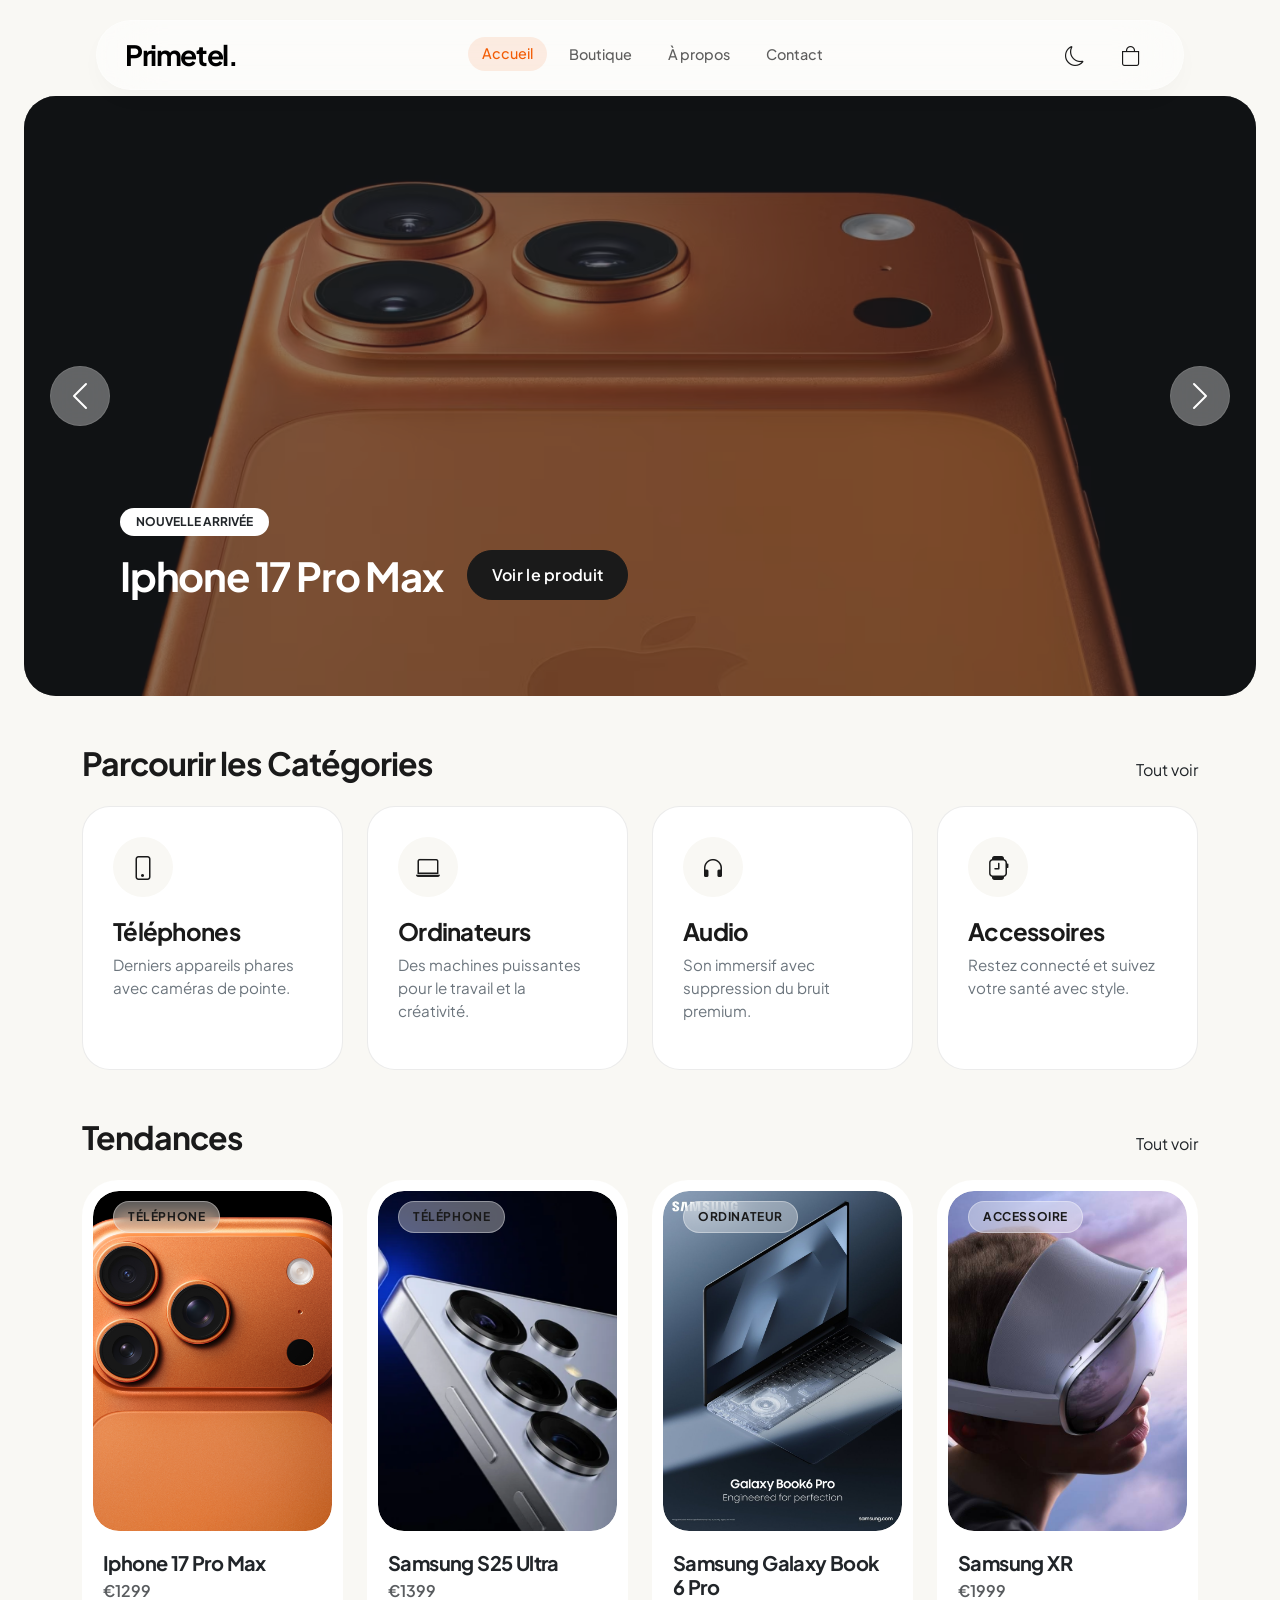
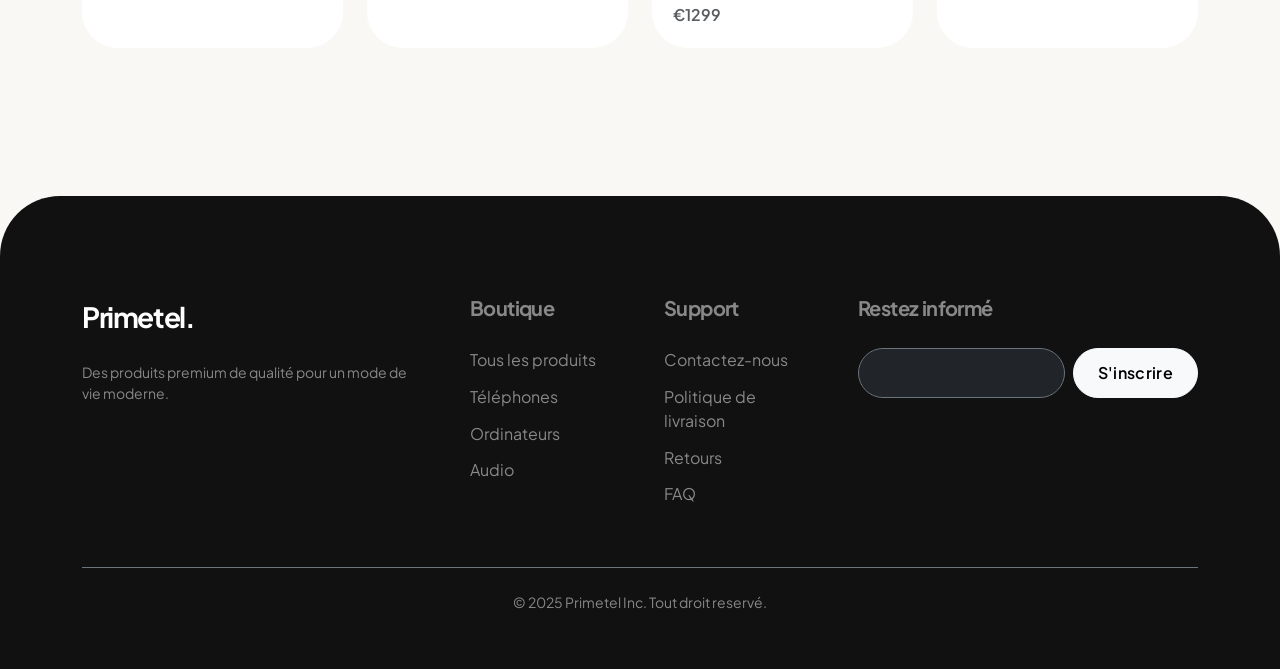
<file: index.html>
<!DOCTYPE html>
<html lang="fr" data-bs-theme="light">

<head>
    <meta charset="UTF-8">
    <meta name="viewport" content="width=device-width, initial-scale=1.0">
    <title>Primetel | Electronique Premium</title>

    <!-- Google Fonts pour les polices -->
    <link rel="preconnect" href="https://fonts.googleapis.com">
    <link rel="preconnect" href="https://fonts.gstatic.com" crossorigin>
    <link href="https://fonts.googleapis.com/css2?family=Plus+Jakarta+Sans:wght@300;400;500;600;700&display=swap"
        rel="stylesheet">

    <!-- Bootstrap -->
    <link href="css/bootstrap.css" rel="stylesheet">

    <!-- Bootstrap Icons -->
    <link rel="stylesheet" href="https://cdn.jsdelivr.net/npm/bootstrap-icons@1.11.2/font/bootstrap-icons.min.css">

    <!-- Fichier CSS pour personnaliser tout ce que Bootstrap fait par défaut -->
    <link rel="stylesheet" href="css/styles.css">
</head>

<body id="home-body">

    <!-- La barre de navigation (Navbar). Elle reste collée en haut (fixed-top) pour qu'on puisse toujours naviguer même quand on scrolle. -->
    <nav class="navbar navbar-expand-lg fixed-top pt-navbar">
        <div class="container-fluid px-2">
            <!-- Le logo de la marque ( texte en gras ) -->
            <a class="navbar-brand fw-bold fs-3" href="index.html">Primetel.</a>

            <!-- Le bouton "hamburger" pour le mobile. Il s'affiche que si l'écran est petit. -->
            <button class="navbar-toggler border-0" type="button" data-bs-toggle="collapse" data-bs-target="#navbarNav">
                <span class="navbar-toggler-icon"></span>
            </button>

            <!-- Les liens du menu. J'ai utilisé flexbox pour tout centrer proprement -->
            <div class="collapse navbar-collapse" id="navbarNav">
                <ul class="navbar-nav mx-auto mb-2 mb-lg-0">
                    <li class="nav-item">
                        <!-- J'ajoute la classe 'active' ici pour montrer qu'on est sur cette page -->
                        <a class="nav-link active" href="index.html">Accueil</a>
                    </li>
                    <li class="nav-item">
                        <a class="nav-link" href="pages/boutique.html">Boutique</a>
                    </li>
                    <li class="nav-item">
                        <a class="nav-link" href="pages/a_propos.html">À propos</a>
                    </li>
                    <li class="nav-item">
                        <a class="nav-link" href="pages/contact.html">Contact</a>
                    </li>
                </ul>
            </div>

            <!-- Les boutons à droite : le mode sombre/clair et le panier. -->
            <div class="d-flex align-items-center gap-2">
                <button id="themeToggle" class="btn btn-link nav-icon-btn p-0">
                    <i class="bi bi-moon fs-5"></i>
                </button>
                <a href="pages/panier.html" class="btn btn-link nav-icon-btn p-0">
                    <i class="bi bi-bag fs-5"></i>
                </a>
            </div>
        </div>
    </nav>

    <!-- Le contenu principal de la page. -->
    <main id="app-content" class="pt-5 mt-5">

        <section id="home-page" class="page-section fade-in">
            <h1 class="visually-hidden">Primetel - Électronique Premium</h1>

            <!-- Le carrousel en haut de page (le Hero slider) , permet d'afficher plusieurs trucs en haut de base utilise pour afficher des produits. -->
            <div id="heroCarousel" class="carousel slide hero-carousel mb-5" data-bs-ride="carousel">
                <div class="carousel-inner rounded-4 overflow-hidden container-fluid px-4">
                    <!-- Premier slide : Audio (Image de fond) -->
                    <div class="carousel-item active">
                        <div id="hero-slide-1"
                            class="hero-card d-flex flex-column justify-content-end p-3 p-lg-5 rounded-4 position-relative">
                            <!-- Overlay sombre pour la lisibilité -->
                            <div class="position-absolute top-0 start-0 w-100 h-100 bg-dark opacity-50 rounded-4"></div>

                            <!-- Contenu aligné en bas à GAUCHE -->
                            <div class="w-100 position-relative z-1 pb-0 ps-2 pb-lg-5 ps-lg-5">
                                <div class="d-flex flex-column flex-lg-row align-items-start align-items-lg-end w-100">
                                    <div class="text-start text-white me-lg-4 mb-3 mb-lg-0">
                                        <span
                                            class="badge rounded-pill bg-white text-dark mb-3 px-3 py-2 text-uppercase tracking-wider">Nouvelle
                                            Arrivée</span>
                                        <!-- Police réduite (h2/display-6) -->
                                        <h2 class="fw-bold mb-0 display-6">Iphone 17 Pro Max</h2>
                                    </div>
                                    <a href="pages/boutique.html" class="btn btn-dark rounded-pill px-4">Voir le
                                        produit</a>
                                </div>
                            </div>
                        </div>
                    </div>
                    <!-- Deuxième slide : Vision (Image de fond) -->
                    <div class="carousel-item">
                        <div id="hero-slide-2"
                            class="hero-card d-flex flex-column justify-content-end p-3 p-lg-5 rounded-4 position-relative">
                            <!-- Overlay sombre pour la lisibilité -->
                            <div class="position-absolute top-0 start-0 w-100 h-100 bg-dark opacity-50 rounded-4"></div>

                            <!-- Contenu aligné en bas à GAUCHE -->
                            <div class="w-100 position-relative z-1 pb-0 ps-2 pb-lg-5 ps-lg-5">
                                <div class="d-flex flex-column flex-lg-row align-items-start align-items-lg-end w-100">
                                    <div class="text-start text-white me-lg-4 mb-3 mb-lg-0">
                                        <span
                                            class="badge rounded-pill bg-white text-dark mb-3 px-3 py-2 text-uppercase tracking-wider">Précommande</span>
                                        <!-- Police réduite (h2/display-6) -->
                                        <h2 class="fw-bold mb-0 display-6">Samsung S99H</h2>
                                    </div>
                                    <a href="pages/boutique.html"
                                        class="btn btn-dark rounded-pill px-4">Précommander</a>
                                </div>
                            </div>
                        </div>
                    </div>
                </div>
                <!-- Les boutons pour changer de slide manuellement -->
                <button class="carousel-control-prev" type="button" data-bs-target="#heroCarousel" data-bs-slide="prev">
                    <span class="carousel-control-prev-icon" aria-hidden="true"></span>
                </button>
                <button class="carousel-control-next" type="button" data-bs-target="#heroCarousel" data-bs-slide="next">
                    <span class="carousel-control-next-icon" aria-hidden="true"></span>
                </button>
            </div>

            <!-- Section des catégories. -->
            <div class="container mb-5">
                <div class="d-flex justify-content-between align-items-end mb-4">
                    <h2 class="fw-bold m-0">Parcourir les Catégories</h2>
                    <a href="pages/boutique.html" class="text-decoration-none text-body">Tout voir</a>
                </div>

                <div class="row g-4">
                    <!-- Catégorie Téléphones -->
                    <div class="col-lg-3 col-md-6">
                        <a href="pages/boutique.html?filter=phones" class="category-card">
                            <div class="category-icon">
                                <i class="bi bi-phone"></i>
                            </div>
                            <h3 class="category-title">Téléphones</h3>
                            <p class="category-desc">Derniers appareils phares avec caméras de pointe.</p>
                            <div class="category-arrow">
                                <i class="bi bi-arrow-right"></i>
                            </div>
                        </a>
                    </div>
                    <!-- Catégorie Ordis -->
                    <div class="col-lg-3 col-md-6">
                        <a href="pages/boutique.html?filter=laptops" class="category-card">
                            <div class="category-icon">
                                <i class="bi bi-laptop"></i>
                            </div>
                            <h3 class="category-title">Ordinateurs</h3>
                            <p class="category-desc">Des machines puissantes pour le travail et la créativité.</p>
                            <i class="bi bi-arrow-right category-arrow"></i>
                        </a>
                    </div>
                    <!-- Catégorie Audio -->
                    <div class="col-lg-3 col-md-6">
                        <a href="pages/boutique.html?filter=audio" class="category-card">
                            <div class="category-icon">
                                <i class="bi bi-headphones"></i>
                            </div>
                            <h3 class="category-title">Audio</h3>
                            <p class="category-desc">Son immersif avec suppression du bruit premium.</p>
                            <i class="bi bi-arrow-right category-arrow"></i>
                        </a>
                    </div>
                    <!-- Catégorie Accessoires -->
                    <div class="col-lg-3 col-md-6">
                        <a href="pages/boutique.html?filter=wearables" class="category-card">
                            <div class="category-icon">
                                <i class="bi bi-smartwatch"></i>
                            </div>
                            <h3 class="category-title">Accessoires</h3>
                            <p class="category-desc">Restez connecté et suivez votre santé avec style.</p>
                            <i class="bi bi-arrow-right category-arrow"></i>
                        </a>
                    </div>
                </div>
            </div>

            <!-- Section des produits tendances. -->
            <div class="container mb-5">
                <div class="d-flex justify-content-between align-items-end mb-4">
                    <h2 class="fw-bold m-0">Tendances</h2>
                    <a href="pages/boutique.html"
                        class="text-decoration-none link-offset-2 link-underline link-underline-opacity-0 link-underline-opacity-100-hover text-body">Tout
                        voir</a>
                </div>
                <div class="row g-4" id="trending-grid">
                    <!-- Produit 1 -->
                    <div class="col-md-3">
                        <div class="product-card h-100">
                            <span class="product-badge">Téléphone</span>
                            <a href="#" class="text-decoration-none text-body">
                                <div class="product-img-wrapper">
                                    <img src="assets/imgs/iphone-17-pro.png" class="img-fluid" alt="iPhone 17 Pro Max">
                                </div>
                                <div class="product-info">
                                    <h3 class="h5 fw-bold mb-1">Iphone 17 Pro Max</h3>
                                    <p class="text-muted mb-0 fw-semibold">€1299</p>
                                </div>
                            </a>
                        </div>
                    </div>
                    <!-- Produit 2 -->
                    <div class="col-md-3">
                        <div class="product-card h-100">
                            <span class="product-badge">Téléphone</span>
                            <a href="#" class="text-decoration-none text-body">
                                <div class="product-img-wrapper">
                                    <img src="assets/imgs/S25Ultra.jpg" class="img-fluid" alt="Samsung S25 Ultra">
                                </div>
                                <div class="product-info">
                                    <h3 class="h5 fw-bold mb-1">Samsung S25 Ultra</h3>
                                    <p class="text-muted mb-0 fw-semibold">€1399</p>
                                </div>
                            </a>
                        </div>
                    </div>
                    <!-- Produit 3 -->
                    <div class="col-md-3">
                        <div class="product-card h-100">
                            <span class="product-badge">Ordinateur</span>
                            <a href="#" class="text-decoration-none text-body">
                                <div class="product-img-wrapper">
                                    <img src="assets/imgs/b6U.jpg" class="img-fluid" alt="Samsung Galaxy Book 6 Pro">
                                </div>
                                <div class="product-info">
                                    <h3 class="h5 fw-bold mb-1">Samsung Galaxy Book 6 Pro</h3>
                                    <p class="text-muted mb-0 fw-semibold">€1299</p>
                                </div>
                            </a>
                        </div>
                    </div>
                    <!-- Produit 4 -->
                    <div class="col-md-3">
                        <div class="product-card h-100">
                            <span class="product-badge">Accessoire</span>
                            <a href="#" class="text-decoration-none text-body">
                                <div class="product-img-wrapper">
                                    <img src="assets/imgs/samsungxr.jpg" class="img-fluid" alt="Samsung XR">
                                </div>
                                <div class="product-info">
                                    <h3 class="h5 fw-bold mb-1">Samsung XR</h3>
                                    <p class="text-muted mb-0 fw-semibold">€1999</p>
                                </div>
                            </a>
                        </div>
                    </div>
                </div>
            </div>
        </section>

    </main>

    <!-- Le Footer de page. On y met les liens utiles, la newsletter et les infos légales. ( W3C )-->
    <footer class="pt-footer">
        <div class="container">
            <div class="row g-5">
                <!-- Colonne info marque -->
                <div class="col-lg-4 col-md-6">
                    <a href="#" class="navbar-brand fw-bold fs-3 text-white mb-4 d-block">Primetel.</a>
                    <p class="small">Des produits premium de qualité pour un mode de vie moderne.</p>
                </div>
                <!-- Colonne liens boutique -->
                <div class="col-lg-2 col-md-3 col-6">
                    <h2 class="h5-footer">Boutique</h2>
                    <a href="pages/boutique.html">Tous les produits</a>
                    <a href="pages/boutique.html?filter=phones">Téléphones</a>
                    <a href="pages/boutique.html?filter=laptops">Ordinateurs</a>
                    <a href="pages/boutique.html?filter=audio">Audio</a>
                </div>
                <!-- Colonne support -->
                <div class="col-lg-2 col-md-3 col-6">
                    <h2 class="h5-footer">Support</h2>
                    <a href="pages/contact.html">Contactez-nous</a>
                    <a href="#">Politique de livraison</a>
                    <a href="#">Retours</a>
                    <a href="#">FAQ</a>
                </div>
                <!-- Colonne newsletter -->
                <div class="col-lg-4 col-md-6">
                    <h2 class="h5-footer">Restez informé</h2>
                    <form class="d-flex gap-2">
                        <input type="email" class="form-control rounded-pill bg-dark border-secondary text-white"
                            placeholder="Entrez votre email">
                        <button class="btn btn-light rounded-pill px-4 flex-shrink-0">S'inscrire</button>
                    </form>
                </div>
            </div>
            <div class="border-top border-secondary mt-5 pt-4 text-center small">
                <p>&copy; 2025 Primetel Inc. Tout droit reservé.</p>
            </div>
        </div>
    </footer>

    <!-- Script Bootstrap pour faire fonctionner la navbar et les composants interactifs -->
    <script src="https://cdn.jsdelivr.net/npm/bootstrap@5.3.3/dist/js/bootstrap.bundle.min.js"></script>

    <!-- Mon petit script JS pour faire fonctionner les trucs dynamiques -->
    <script src="javascripts/functions.js"></script>
</body>

</html>
</file>
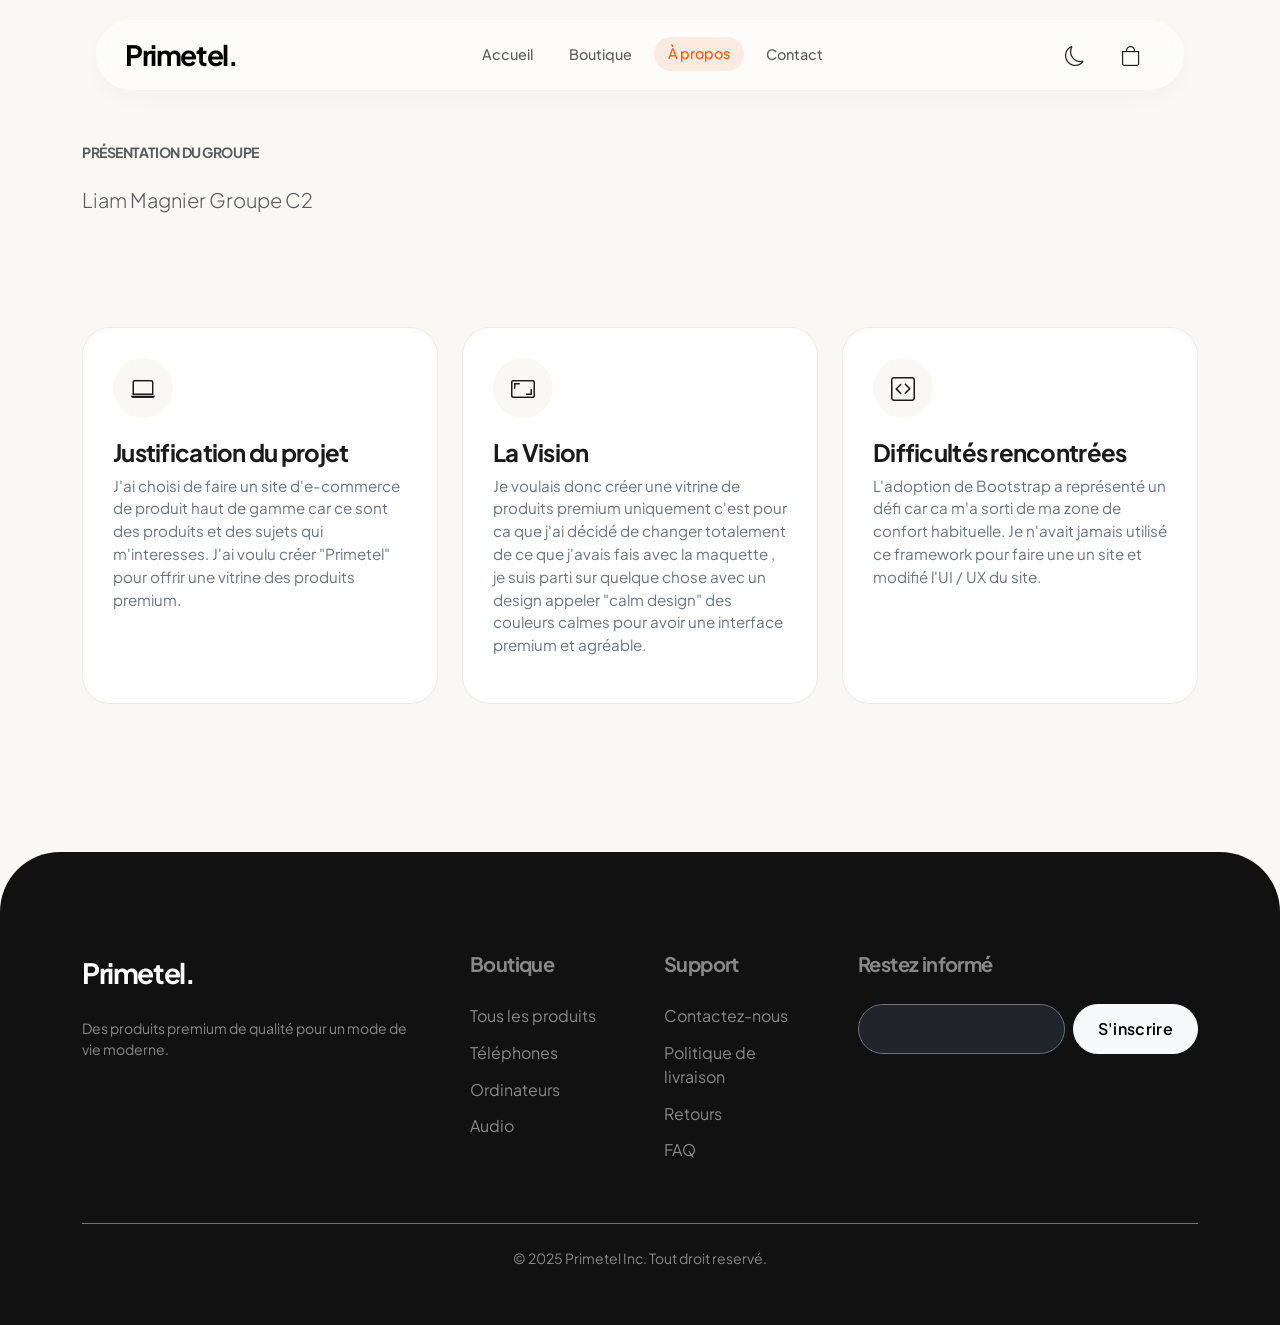
<file: pages/a_propos.html>
<!DOCTYPE html>

<html lang="fr" data-bs-theme="light">

<head>
    <meta charset="UTF-8">
    <meta name="viewport" content="width=device-width, initial-scale=1.0">
    <title>À propos | Primetel</title>

    <link rel="preconnect" href="https://fonts.googleapis.com">
    <link rel="preconnect" href="https://fonts.gstatic.com" crossorigin>
    <link href="https://fonts.googleapis.com/css2?family=Plus+Jakarta+Sans:wght@300;400;500;600;700&display=swap"
        rel="stylesheet">

    <!-- Les directions vers les fichiers CSS ont changé car on est dans le dossier pages/ -->
    <link href="../css/bootstrap.css" rel="stylesheet">

    <link rel="stylesheet" href="https://cdn.jsdelivr.net/npm/bootstrap-icons@1.11.2/font/bootstrap-icons.min.css">

    <link rel="stylesheet" href="../css/styles.css">
</head>

<body id="about-body">

    <nav class="navbar navbar-expand-lg fixed-top pt-navbar">
        <div class="container-fluid px-2">
            <a class="navbar-brand fw-bold fs-3" href="../index.html">Primetel.</a>
            <button class="navbar-toggler border-0" type="button" data-bs-toggle="collapse" data-bs-target="#navbarNav">
                <span class="navbar-toggler-icon"></span>
            </button>
            <div class="collapse navbar-collapse" id="navbarNav">
                <ul class="navbar-nav mx-auto mb-2 mb-lg-0">
                    <li class="nav-item">
                        <a class="nav-link" href="../index.html">Accueil</a>
                    </li>
                    <li class="nav-item">
                        <a class="nav-link" href="boutique.html">Boutique</a>
                    </li>
                    <li class="nav-item">
                        <a class="nav-link active" href="a_propos.html">À propos</a>
                    </li>
                    <li class="nav-item">
                        <a class="nav-link" href="contact.html">Contact</a>
                    </li>
                </ul>
            </div>

            <div class="d-flex align-items-center gap-2">
                <button id="themeToggle" class="btn btn-link nav-icon-btn p-0">
                    <i class="bi bi-moon fs-5"></i>
                </button>
                <a href="panier.html" class="btn btn-link nav-icon-btn p-0">
                    <i class="bi bi-bag fs-5"></i>
                </a>
            </div>
        </div>
    </nav>

    <main id="app-content" class="pt-5 mt-5">
        <!-- Section Intro -->
        <section id="about-hero" class="page-section fade-in pb-0">
            <div class="container py-5">
                <div class="row mb-5">
                    <div class="col-lg-10">
                        <h2 class="text-uppercase tracking-widest text-muted small fw-bold mb-3 d-block">Présentation du
                            groupe</h2>

                        <p class="lead text-muted col-lg-8 ps-0 mt-4" style="font-size: 1.25rem;">
                            Liam Magnier Groupe C2
                        </p>
                    </div>
                </div>
            </div>
        </section>

        <!-- Section Grid -->
        <section id="about-grid" class="page-section fade-in pt-0">
            <div class="container pb-5">
                <div class="row g-4">

                    <div class="col-lg-4">
                        <div class="category-card h-100">
                            <div class="category-icon">
                                <i class="bi bi-laptop"></i>
                            </div>
                            <h3 class="category-title">Justification du projet</h3>
                            <p class="category-desc">
                                J'ai choisi de faire un site d'e-commerce de produit haut de gamme car ce sont des
                                produits et des sujets qui m'interesses.
                                J'ai voulu créer "Primetel" pour offrir une vitrine des produits premium.
                            </p>
                        </div>
                    </div>


                    <div class="col-lg-4">
                        <div class="category-card h-100">
                            <div class="category-icon">
                                <i class="bi bi-aspect-ratio"></i>
                            </div>
                            <h3 class="category-title">La Vision</h3>
                            <p class="category-desc">
                                Je voulais donc créer une vitrine de produits premium uniquement c'est pour ca que j'ai
                                décidé de changer totalement de ce que j'avais fais avec la maquette ,
                                je suis parti sur quelque chose avec un design appeler "calm design" des couleurs calmes
                                pour avoir une interface premium et agréable.
                            </p>

                        </div>
                    </div>


                    <div class="col-lg-4">
                        <div class="category-card h-100">
                            <div class="category-icon">
                                <i class="bi bi-code-square"></i>
                            </div>
                            <h3 class="category-title">Difficultés rencontrées</h3>
                            <p class="category-desc">
                                L'adoption de Bootstrap a représenté un défi car ca m'a sorti de ma zone de
                                confort habituelle.
                                Je n'avait jamais utilisé ce framework pour faire une un site et modifié l'UI / UX du
                                site.
                            </p>

                        </div>
                    </div>
                </div>
            </div>
        </section>
    </main>

    <footer class="pt-footer">
        <div class="container">
            <div class="row g-5">
                <div class="col-lg-4 col-md-6">
                    <a href="#" class="navbar-brand fw-bold fs-3 text-white mb-4 d-block">Primetel.</a>
                    <p class="small">Des produits premium de qualité pour un mode de vie moderne.</p>
                </div>
                <div class="col-lg-2 col-md-3 col-6">
                    <h2 class="h5-footer">Boutique</h2>
                    <a href="boutique.html">Tous les produits</a>
                    <a href="boutique.html?filter=phones">Téléphones</a>
                    <a href="boutique.html?filter=laptops">Ordinateurs</a>
                    <a href="boutique.html?filter=audio">Audio</a>
                </div>
                <div class="col-lg-2 col-md-3 col-6">
                    <h2 class="h5-footer">Support</h2>
                    <a href="contact.html">Contactez-nous</a>
                    <a href="#">Politique de livraison</a>
                    <a href="#">Retours</a>
                    <a href="#">FAQ</a>
                </div>
                <div class="col-lg-4 col-md-6">
                    <h2 class="h5-footer">Restez informé</h2>
                    <form class="d-flex gap-2">
                        <input type="email" class="form-control rounded-pill bg-dark border-secondary text-white"
                            placeholder="Entrez votre email">
                        <button class="btn btn-light rounded-pill px-4 flex-shrink-0">S'inscrire</button>
                    </form>
                </div>
            </div>
            <div class="border-top border-secondary mt-5 pt-4 text-center small">
                <p>&copy; 2025 Primetel Inc. Tout droit reservé.</p>
            </div>
        </div>
    </footer>


    <script src="https://cdn.jsdelivr.net/npm/bootstrap@5.3.3/dist/js/bootstrap.bundle.min.js"></script>
    <script src="../javascripts/functions.js"></script>
</body>

</html>
</file>
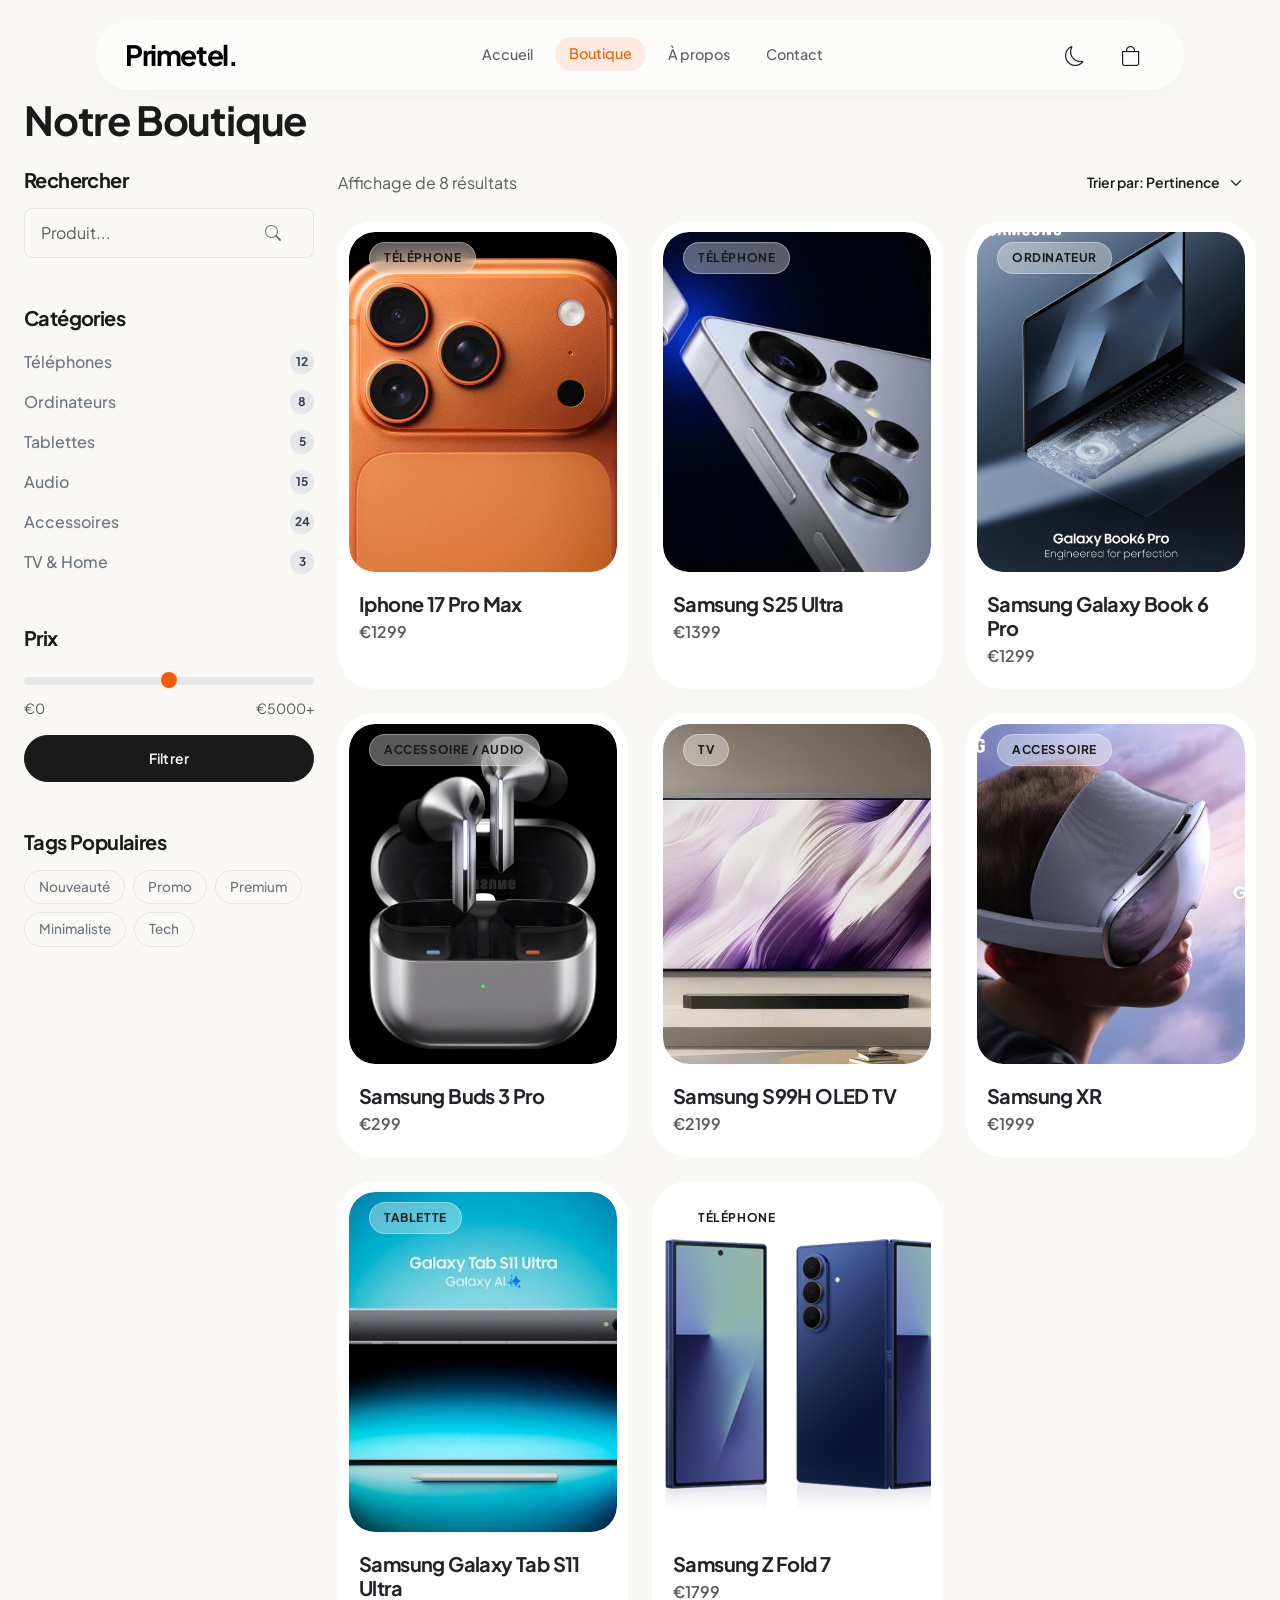
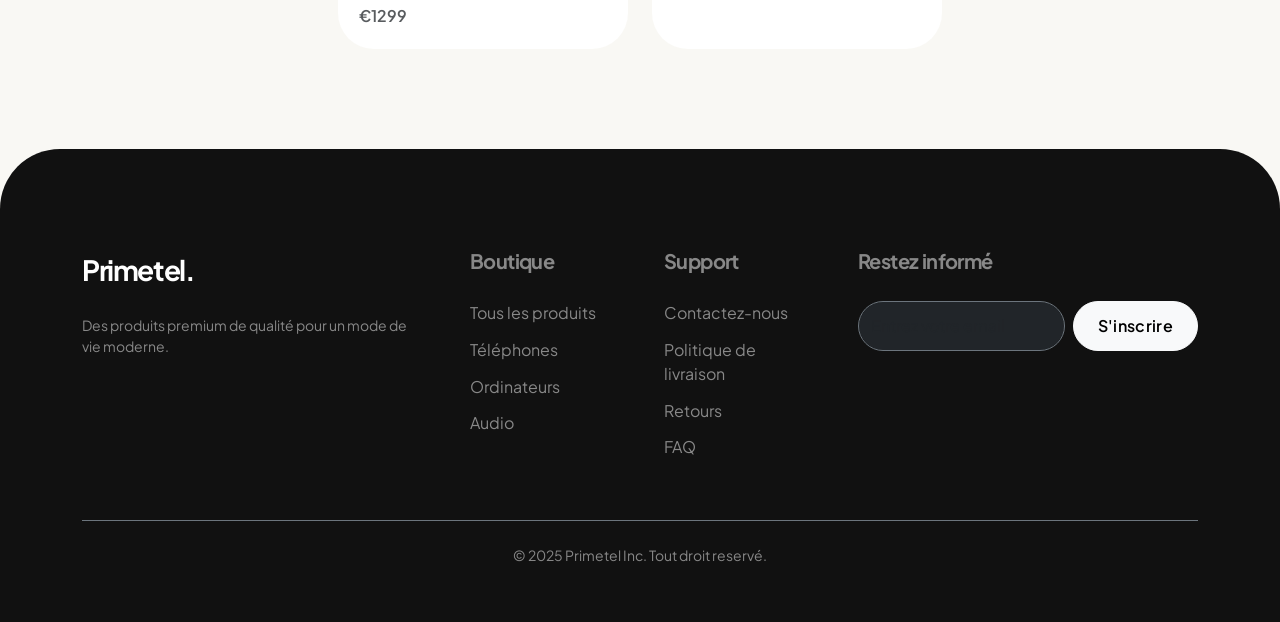
<file: pages/boutique.html>
<!DOCTYPE html>

<html lang="fr" data-bs-theme="light">

<head>
    <meta charset="UTF-8">
    <meta name="viewport" content="width=device-width, initial-scale=1.0">
    <title>Shop | Primetel</title>
    <link rel="preconnect" href="https://fonts.googleapis.com">
    <link rel="preconnect" href="https://fonts.gstatic.com" crossorigin>
    <link href="https://fonts.googleapis.com/css2?family=Plus+Jakarta+Sans:wght@300;400;500;600;700&display=swap"
        rel="stylesheet">
    <link href="../css/bootstrap.css" rel="stylesheet">
    <link rel="stylesheet" href="https://cdn.jsdelivr.net/npm/bootstrap-icons@1.11.2/font/bootstrap-icons.min.css">
    <link rel="stylesheet" href="../css/styles.css">
</head>

<body id="shop-body">

    <nav class="navbar navbar-expand-lg fixed-top pt-navbar">
        <div class="container-fluid px-2">
            <a class="navbar-brand fw-bold fs-3" href="../index.html">Primetel.</a>
            <button class="navbar-toggler border-0" type="button" data-bs-toggle="collapse" data-bs-target="#navbarNav">
                <span class="navbar-toggler-icon"></span>
            </button>
            <div class="collapse navbar-collapse" id="navbarNav">
                <ul class="navbar-nav mx-auto mb-2 mb-lg-0">
                    <li class="nav-item">
                        <a class="nav-link" href="../index.html">Accueil</a>
                    </li>
                    <li class="nav-item">
                        <a class="nav-link active" href="boutique.html">Boutique</a>
                    </li>
                    <li class="nav-item">
                        <a class="nav-link" href="a_propos.html">À propos</a>
                    </li>
                    <li class="nav-item">
                        <a class="nav-link" href="contact.html">Contact</a>
                    </li>
                </ul>
            </div>

            <div class="d-flex align-items-center gap-2">
                <button id="themeToggle" class="btn btn-link nav-icon-btn p-0">
                    <i class="bi bi-moon fs-5"></i>
                </button>
                <a href="panier.html" class="btn btn-link nav-icon-btn p-0">
                    <i class="bi bi-bag fs-5"></i>
                </a>
            </div>
        </div>
    </nav>

    <main id="app-content" class="pt-5 mt-5">

        <section id="shop-page" class="page-section fade-in">
            <div class="container-fluid px-4">
                <h1 class="fw-bold mb-4">Notre Boutique</h1>
                <div class="row">

                    <!-- La Sidebar de filtres. Elle reste collée en haut (sticky-top) quand on scroll. -->
                    <div class="col-md-3">
                        <div class="sticky-top shop-sidebar" style="top: 100px;">

                            <!-- Filtre Recherche -->
                            <div class="mb-5">
                                <h2 class="h5 fw-bold mb-3">Rechercher</h2>
                                <div class="input-group">
                                    <input type="text" class="form-control" placeholder="Produit..."
                                        aria-label="Search">
                                    <button class="btn btn-outline-secondary" type="button"><i
                                            class="bi bi-search"></i></button>
                                </div>
                            </div>


                            <!-- Filtre Catégories -->
                            <div class="mb-5">
                                <h2 class="h5 fw-bold mb-3">Catégories</h2>
                                <ul class="list-unstyled">
                                    <li class="mb-2"><a href="#"
                                            class="sidebar-link d-flex justify-content-between align-items-center">Téléphones
                                            <span class="count-badge">12</span></a>
                                    </li>
                                    <li class="mb-2"><a href="#"
                                            class="sidebar-link d-flex justify-content-between align-items-center">Ordinateurs
                                            <span class="count-badge">8</span></a>
                                    </li>
                                    <li class="mb-2"><a href="#"
                                            class="sidebar-link d-flex justify-content-between align-items-center">Tablettes
                                            <span class="count-badge">5</span></a>
                                    </li>
                                    <li class="mb-2"><a href="#"
                                            class="sidebar-link d-flex justify-content-between align-items-center">Audio
                                            <span class="count-badge">15</span></a>
                                    </li>
                                    <li class="mb-2"><a href="#"
                                            class="sidebar-link d-flex justify-content-between align-items-center">Accessoires
                                            <span class="count-badge">24</span></a>
                                    </li>
                                    <li class="mb-2"><a href="#"
                                            class="sidebar-link d-flex justify-content-between align-items-center">TV
                                            & Home <span class="count-badge">3</span></a>
                                    </li>
                                </ul>
                            </div>


                            <!-- Filtre Prix (Range slider) -->
                            <div class="mb-5">
                                <h2 class="h5 fw-bold mb-3">Prix</h2>
                                <input type="range" class="form-range" min="0" max="5000" id="priceRange">
                                <div class="d-flex justify-content-between text-muted small mt-2">
                                    <span>€0</span>
                                    <span>€5000+</span>
                                </div>
                                <div class="d-grid mt-3">
                                    <button class="btn btn-dark btn-sm rounded-pill">Filtrer</button>
                                </div>
                            </div>


                            <!-- Tags populaires -->
                            <div class="mb-5">
                                <h2 class="h5 fw-bold mb-3">Tags Populaires</h2>
                                <div class="d-flex flex-wrap gap-2">
                                    <span class="tag-badge">Nouveauté</span>
                                    <span class="tag-badge">Promo</span>
                                    <span class="tag-badge">Premium</span>
                                    <span class="tag-badge">Minimaliste</span>
                                    <span class="tag-badge">Tech</span>
                                </div>
                            </div>
                        </div>
                    </div>


                    <!-- Grille de produits -->
                    <div class="col-md-9">
                        <div class="d-flex justify-content-between align-items-center mb-4">
                            <span class="text-muted" id="product-count">Affichage de 8 résultats</span>
                            <div class="d-flex gap-2">
                                <select class="form-select form-select-sm border-0 bg-transparent fw-semibold"
                                    style="width: auto;">
                                    <option selected>Trier par: Pertinence</option>
                                    <option value="1">Prix: Bas à Haut</option>
                                    <option value="2">Prix: Haut à Bas</option>
                                    <option value="3">Nouveautés</option>
                                </select>
                            </div>
                        </div>
                        <div class="row g-4" id="shop-grid">

                            <!-- Produit 1 -->
                            <div class="col-md-6 col-lg-4">
                                <div class="product-card h-100">
                                    <span class="product-badge">Téléphone</span>
                                    <a href="#" class="text-decoration-none text-body">
                                        <div class="product-img-wrapper">
                                            <img src="../assets/imgs/iphone-17-pro.png" class="img-fluid"
                                                alt="iPhone 17 Pro Max">
                                        </div>
                                        <div class="product-info">
                                            <h3 class="h5 fw-bold mb-1">Iphone 17 Pro Max</h3>
                                            <p class="text-muted mb-0 fw-semibold">€1299</p>
                                        </div>
                                    </a>
                                </div>
                            </div>

                            <!-- Produit 2 -->
                            <div class="col-md-6 col-lg-4">
                                <div class="product-card h-100">
                                    <span class="product-badge">Téléphone</span>
                                    <a href="#" class="text-decoration-none text-body">
                                        <div class="product-img-wrapper">
                                            <img src="../assets/imgs/S25Ultra.jpg" class="img-fluid"
                                                alt="Samsung S25 Ultra">
                                        </div>
                                        <div class="product-info">
                                            <h3 class="h5 fw-bold mb-1">Samsung S25 Ultra</h3>
                                            <p class="text-muted mb-0 fw-semibold">€1399</p>
                                        </div>
                                    </a>
                                </div>
                            </div>

                            <!-- Produit 3 -->
                            <div class="col-md-6 col-lg-4">
                                <div class="product-card h-100">
                                    <span class="product-badge">Ordinateur</span>
                                    <a href="#" class="text-decoration-none text-body">
                                        <div class="product-img-wrapper">
                                            <img src="../assets/imgs/b6U.jpg" class="img-fluid"
                                                alt="Samsung Galaxy Book 6 Pro">
                                        </div>
                                        <div class="product-info">
                                            <h3 class="h5 fw-bold mb-1">Samsung Galaxy Book 6 Pro</h3>
                                            <p class="text-muted mb-0 fw-semibold">€1299</p>
                                        </div>
                                    </a>
                                </div>
                            </div>

                            <!-- Produit 4 -->
                            <div class="col-md-6 col-lg-4">
                                <div class="product-card h-100">
                                    <span class="product-badge">Accessoire / Audio</span>
                                    <a href="#" class="text-decoration-none text-body">
                                        <div class="product-img-wrapper">
                                            <img src="../assets/imgs/galaxy-buds3-pro.jpg" class="img-fluid"
                                                alt="Samsung Buds 3 Pro">
                                        </div>
                                        <div class="product-info">
                                            <h3 class="h5 fw-bold mb-1">Samsung Buds 3 Pro</h3>
                                            <p class="text-muted mb-0 fw-semibold">€299</p>
                                        </div>
                                    </a>
                                </div>
                            </div>

                            <!-- Produit 5 -->
                            <div class="col-md-6 col-lg-4">
                                <div class="product-card h-100">
                                    <span class="product-badge">TV</span>
                                    <a href="#" class="text-decoration-none text-body">
                                        <div class="product-img-wrapper">
                                            <img src="../assets/imgs/Samsung-S99H-OLED-TV.jpg" class="img-fluid"
                                                alt="Samsung S99H OLED TV">
                                        </div>
                                        <div class="product-info">
                                            <h3 class="h5 fw-bold mb-1">Samsung S99H OLED TV</h3>
                                            <p class="text-muted mb-0 fw-semibold">€2199</p>
                                        </div>
                                    </a>
                                </div>
                            </div>

                            <!-- Produit 6 -->
                            <div class="col-md-6 col-lg-4">
                                <div class="product-card h-100">
                                    <span class="product-badge">Accessoire</span>
                                    <a href="#" class="text-decoration-none text-body">
                                        <div class="product-img-wrapper">
                                            <img src="../assets/imgs/samsungxr.jpg" class="img-fluid" alt="Samsung XR">
                                        </div>
                                        <div class="product-info">
                                            <h3 class="h5 fw-bold mb-1">Samsung XR</h3>
                                            <p class="text-muted mb-0 fw-semibold">€1999</p>
                                        </div>
                                    </a>
                                </div>
                            </div>

                            <!-- Produit 7 -->
                            <div class="col-md-6 col-lg-4">
                                <div class="product-card h-100">
                                    <span class="product-badge">Tablette</span>
                                    <a href="#" class="text-decoration-none text-body">
                                        <div class="product-img-wrapper">
                                            <img src="../assets/imgs/Samsung-Galaxy-Tab-S11.jpg" class="img-fluid"
                                                alt="Samsung Galaxy Tab S11 Ultra">
                                        </div>
                                        <div class="product-info">
                                            <h3 class="h5 fw-bold mb-1">Samsung Galaxy Tab S11 Ultra</h3>
                                            <p class="text-muted mb-0 fw-semibold">€1299</p>
                                        </div>
                                    </a>
                                </div>
                            </div>

                            <!-- Produit 8 -->
                            <div class="col-md-6 col-lg-4">
                                <div class="product-card h-100">
                                    <span class="product-badge">Téléphone</span>
                                    <a href="#" class="text-decoration-none text-body">
                                        <div class="product-img-wrapper">
                                            <img src="../assets/imgs/ZFOLD7.png" class="img-fluid"
                                                alt="Samsung Z Fold 7">
                                        </div>
                                        <div class="product-info">
                                            <h3 class="h5 fw-bold mb-1">Samsung Z Fold 7</h3>
                                            <p class="text-muted mb-0 fw-semibold">€1799</p>
                                        </div>
                                    </a>
                                </div>
                            </div>
                        </div>
                    </div>
                </div>
            </div>
        </section>

    </main>

    <footer class="pt-footer">
        <div class="container">
            <div class="row g-5">
                <div class="col-lg-4 col-md-6">
                    <a href="#" class="navbar-brand fw-bold fs-3 text-white mb-4 d-block">Primetel.</a>
                    <p class="small">Des produits premium de qualité pour un mode de vie moderne.</p>
                </div>
                <div class="col-lg-2 col-md-3 col-6">
                    <h2 class="h5-footer">Boutique</h2>
                    <a href="boutique.html">Tous les produits</a>
                    <a href="boutique.html?filter=phones">Téléphones</a>
                    <a href="boutique.html?filter=laptops">Ordinateurs</a>
                    <a href="boutique.html?filter=audio">Audio</a>
                </div>
                <div class="col-lg-2 col-md-3 col-6">
                    <h2 class="h5-footer">Support</h2>
                    <a href="contact.html">Contactez-nous</a>
                    <a href="#">Politique de livraison</a>
                    <a href="#">Retours</a>
                    <a href="#">FAQ</a>
                </div>
                <div class="col-lg-4 col-md-6">
                    <h2 class="h5-footer">Restez informé</h2>
                    <form class="d-flex gap-2">
                        <input type="email" class="form-control rounded-pill bg-dark border-secondary text-white"
                            placeholder="Entrez votre email">
                        <button class="btn btn-light rounded-pill px-4 flex-shrink-0">S'inscrire</button>
                    </form>
                </div>
            </div>
            <div class="border-top border-secondary mt-5 pt-4 text-center small">
                <p>&copy; 2025 Primetel Inc. Tout droit reservé.</p>
            </div>
        </div>
    </footer>

    <script src="https://cdn.jsdelivr.net/npm/bootstrap@5.3.3/dist/js/bootstrap.bundle.min.js"></script>
    <script src="../javascripts/functions.js"></script>
</body>

</html>
</file>
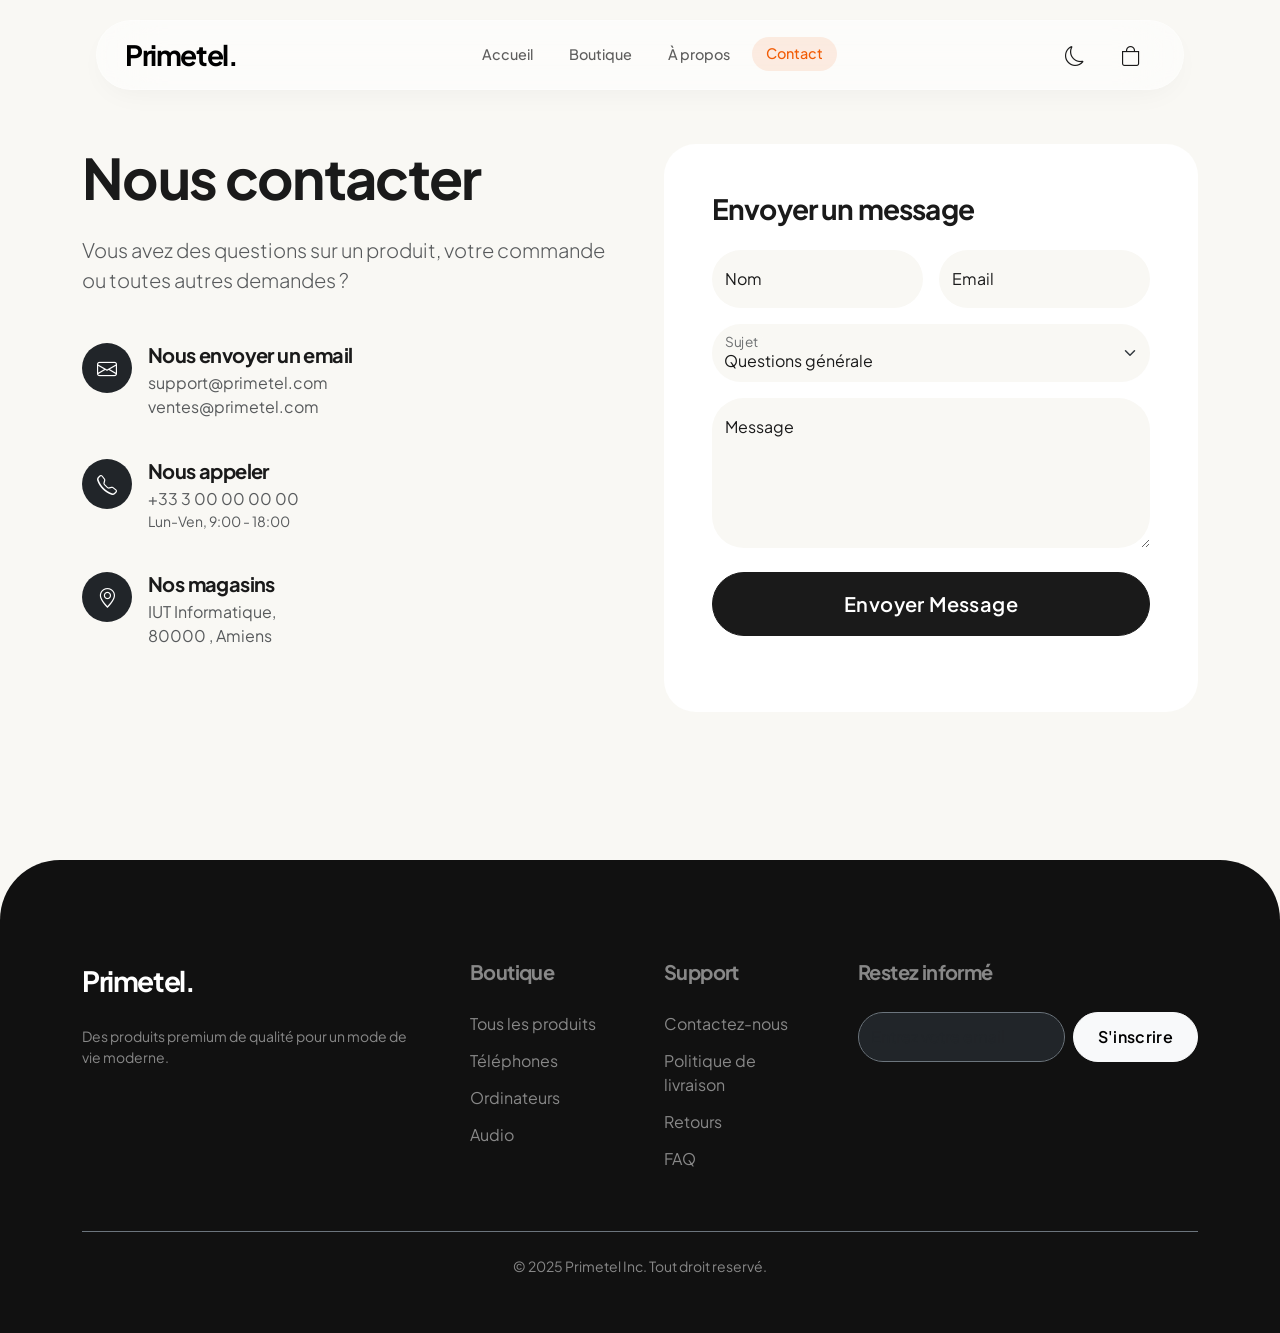
<file: pages/contact.html>
<!DOCTYPE html>

<html lang="fr" data-bs-theme="light">

<head>
    <meta charset="UTF-8">
    <meta name="viewport" content="width=device-width, initial-scale=1.0">
    <title>Nous contacter | Primetel</title>

    <link rel="preconnect" href="https://fonts.googleapis.com">
    <link rel="preconnect" href="https://fonts.gstatic.com" crossorigin>
    <link href="https://fonts.googleapis.com/css2?family=Plus+Jakarta+Sans:wght@300;400;500;600;700&display=swap"
        rel="stylesheet">

    <link href="../css/bootstrap.css" rel="stylesheet">

    <link rel="stylesheet" href="https://cdn.jsdelivr.net/npm/bootstrap-icons@1.11.2/font/bootstrap-icons.min.css">

    <link rel="stylesheet" href="../css/styles.css">
</head>

<body id="contact-body">

    <nav class="navbar navbar-expand-lg fixed-top pt-navbar">
        <div class="container-fluid px-2">
            <a class="navbar-brand fw-bold fs-3" href="../index.html">Primetel.</a>
            <button class="navbar-toggler border-0" type="button" data-bs-toggle="collapse" data-bs-target="#navbarNav">
                <span class="navbar-toggler-icon"></span>
            </button>
            <div class="collapse navbar-collapse" id="navbarNav">
                <ul class="navbar-nav mx-auto mb-2 mb-lg-0">
                    <li class="nav-item">
                        <a class="nav-link" href="../index.html">Accueil</a>
                    </li>
                    <li class="nav-item">
                        <a class="nav-link" href="boutique.html">Boutique</a>
                    </li>
                    <li class="nav-item">
                        <a class="nav-link" href="a_propos.html">À propos</a>
                    </li>
                    <li class="nav-item">
                        <a class="nav-link active" href="contact.html">Contact</a>
                    </li>
                </ul>
            </div>

            <div class="d-flex align-items-center gap-2">
                <button id="themeToggle" class="btn btn-link nav-icon-btn p-0">
                    <i class="bi bi-moon fs-5"></i>
                </button>
                <a href="panier.html" class="btn btn-link nav-icon-btn p-0">
                    <i class="bi bi-bag fs-5"></i>
                </a>
            </div>
        </div>
    </nav>


    <main id="app-content" class="pt-5 mt-5">

        <section id="contact-page" class="page-section fade-in">
            <div class="container py-5">
                <div class="row g-5">

                    <!-- Colonne de gauche : Informations de contact -->
                    <div class="col-lg-6">
                        <h1 class="display-4 fw-bold mb-4">Nous contacter </h1>
                        <p class="lead text-muted mb-5">Vous avez des questions sur un produit, votre commande ou toutes
                            autres demandes ? </p>

                        <div class="d-flex flex-column gap-4 mb-5">
                            <div class="d-flex align-items-start gap-3">
                                <div class="bg-dark text-white rounded-circle d-flex align-items-center justify-content-center flex-shrink-0"
                                    style="width: 50px; height: 50px;">
                                    <i class="bi bi-envelope fs-5"></i>
                                </div>
                                <div>
                                    <h2 class="h5 fw-bold mb-1">Nous envoyer un email</h2>
                                    <p class="text-muted mb-0">support@primetel.com</p>
                                    <p class="text-muted">ventes@primetel.com</p>
                                </div>
                            </div>

                            <div class="d-flex align-items-start gap-3">
                                <div class="bg-dark text-white rounded-circle d-flex align-items-center justify-content-center flex-shrink-0"
                                    style="width: 50px; height: 50px;">
                                    <i class="bi bi-telephone fs-5"></i>
                                </div>
                                <div>
                                    <h2 class="h5 fw-bold mb-1">Nous appeler</h2>
                                    <p class="text-muted mb-0">+33 3 00 00 00 00</p>
                                    <p class="text-muted small">Lun-Ven, 9:00 - 18:00</p>
                                </div>
                            </div>

                            <div class="d-flex align-items-start gap-3">
                                <a href="https://www.google.com/maps/dir/?api=1&destination=IUT+Informatique,+Amiens"
                                    target="_blank" class="text-decoration-none text-white">
                                    <div class="bg-dark text-white rounded-circle d-flex align-items-center justify-content-center flex-shrink-0"
                                        style="width: 50px; height: 50px;">
                                        <i class="bi bi-geo-alt fs-5"></i>
                                    </div>
                                </a>
                                <div>
                                    <h2 class="h5 fw-bold mb-1">Nos magasins</h2>
                                    <p class="text-muted mb-0">IUT Informatique,</p>
                                    <p class="text-muted">80000 , Amiens</p>
                                </div>
                            </div>
                        </div>
                    </div>

                    <!-- Colonne de droite : Formulaire -->
                    <div class="col-lg-6">
                        <div class="card border-0 rounded-4 p-5 h-100" style="background-color: var(--pt-bg-surface)">
                            <h2 class="h3 fw-bold mb-4">Envoyer un message</h2>
                            <form>
                                <div class="row g-3">
                                    <div class="col-md-6">
                                        <div class="form-floating mb-3">
                                            <input type="text" class="form-control rounded-4 border-0" id="nameInput"
                                                placeholder="Nom">
                                            <label for="nameInput">Nom</label>
                                        </div>
                                    </div>
                                    <div class="col-md-6">
                                        <div class="form-floating mb-3">
                                            <input type="email" class="form-control rounded-4 border-0" id="emailInput"
                                                placeholder="Email">
                                            <label for="emailInput">Email</label>
                                        </div>
                                    </div>
                                </div>
                                <div class="form-floating mb-3">
                                    <select class="form-select rounded-4 border-0" id="subjectSelect">
                                        <option selected>Questions générale</option>
                                        <option value="1">Support de commande</option>
                                        <option value="2">Support de produit</option>
                                        <option value="3">Retours</option>
                                    </select>
                                    <label for="subjectSelect">Sujet</label>
                                </div>
                                <div class="form-floating mb-4">
                                    <textarea class="form-control rounded-4 border-0" placeholder="Message"
                                        id="messageTextarea" style="height: 150px"></textarea>
                                    <label for="messageTextarea">Message</label>
                                </div>
                                <button type="submit" class="btn btn-dark btn-lg rounded-pill w-100 py-3">Envoyer
                                    Message</button>
                            </form>
                        </div>
                    </div>
                </div>
            </div>
        </section>

    </main>


    <footer class="pt-footer">
        <div class="container">
            <div class="row g-5">
                <div class="col-lg-4 col-md-6">
                    <a href="#" class="navbar-brand fw-bold fs-3 text-white mb-4 d-block">Primetel.</a>
                    <p class="small">Des produits premium de qualité pour un mode de vie moderne.</p>
                </div>
                <div class="col-lg-2 col-md-3 col-6">
                    <h2 class="h5-footer">Boutique</h2>
                    <a href="boutique.html">Tous les produits</a>
                    <a href="boutique.html?filter=phones">Téléphones</a>
                    <a href="boutique.html?filter=laptops">Ordinateurs</a>
                    <a href="boutique.html?filter=audio">Audio</a>
                </div>
                <div class="col-lg-2 col-md-3 col-6">
                    <h2 class="h5-footer">Support</h2>
                    <a href="contact.html">Contactez-nous</a>
                    <a href="#">Politique de livraison</a>
                    <a href="#">Retours</a>
                    <a href="#">FAQ</a>
                </div>
                <div class="col-lg-4 col-md-6">
                    <h2 class="h5-footer">Restez informé</h2>
                    <form class="d-flex gap-2">
                        <input type="email" class="form-control rounded-pill bg-dark border-secondary text-white"
                            placeholder="Entrez votre email">
                        <button class="btn btn-light rounded-pill px-4 flex-shrink-0">S'inscrire</button>
                    </form>
                </div>
            </div>
            <div class="border-top border-secondary mt-5 pt-4 text-center small">
                <p>&copy; 2025 Primetel Inc. Tout droit reservé.</p>
            </div>
        </div>
    </footer>


    <script src="https://cdn.jsdelivr.net/npm/bootstrap@5.3.3/dist/js/bootstrap.bundle.min.js"></script>
    <script src="../javascripts/functions.js"></script>
</body>

</html>
</file>
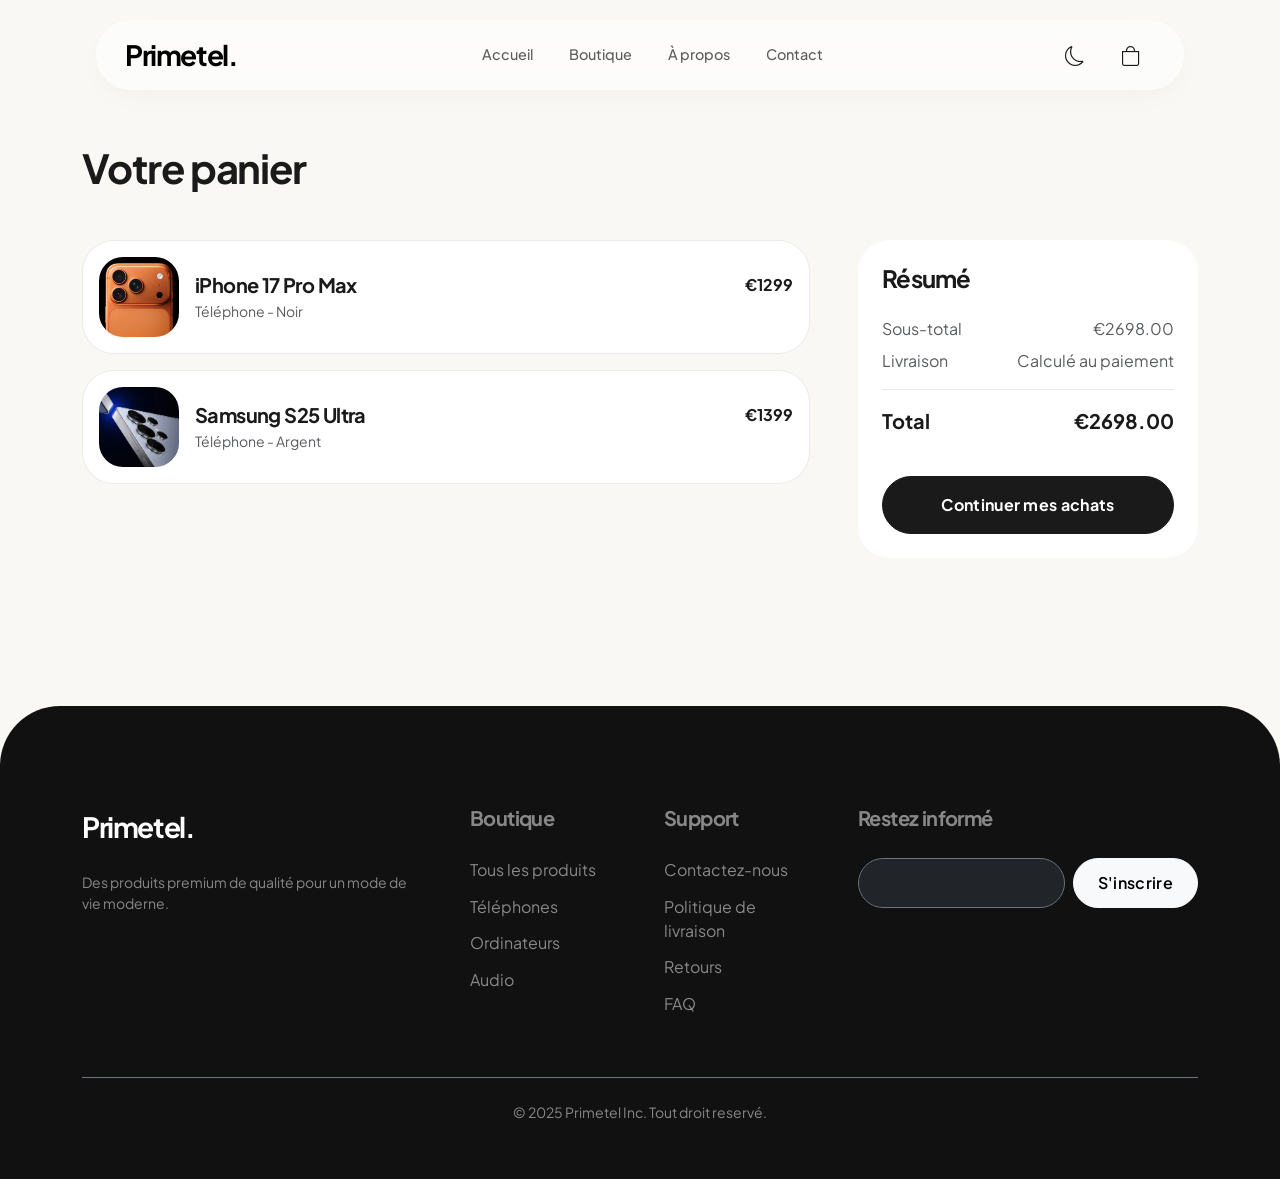
<file: pages/panier.html>
<!DOCTYPE html>
<html lang="fr" data-bs-theme="light">

<head>
    <meta charset="UTF-8">
    <meta name="viewport" content="width=device-width, initial-scale=1.0">
    <title>Your Cart | Primetel</title>

    <link rel="preconnect" href="https://fonts.googleapis.com">
    <link rel="preconnect" href="https://fonts.gstatic.com" crossorigin>
    <link href="https://fonts.googleapis.com/css2?family=Plus+Jakarta+Sans:wght@300;400;500;600;700&display=swap"
        rel="stylesheet">

    <link href="../css/bootstrap.css" rel="stylesheet">

    <link rel="stylesheet" href="https://cdn.jsdelivr.net/npm/bootstrap-icons@1.11.2/font/bootstrap-icons.min.css">

    <link rel="stylesheet" href="../css/styles.css">
</head>

<body id="cart-body">

    <nav class="navbar navbar-expand-lg fixed-top pt-navbar">
        <div class="container-fluid px-2">
            <a class="navbar-brand fw-bold fs-3" href="../index.html">Primetel.</a>
            <button class="navbar-toggler border-0" type="button" data-bs-toggle="collapse" data-bs-target="#navbarNav">
                <span class="navbar-toggler-icon"></span>
            </button>
            <div class="collapse navbar-collapse" id="navbarNav">
                <ul class="navbar-nav mx-auto mb-2 mb-lg-0">
                    <li class="nav-item">
                        <a class="nav-link" href="../index.html">Accueil</a>
                    </li>
                    <li class="nav-item">
                        <a class="nav-link" href="boutique.html">Boutique</a>
                    </li>
                    <li class="nav-item">
                        <a class="nav-link" href="a_propos.html">À propos</a>
                    </li>
                    <li class="nav-item">
                        <a class="nav-link" href="contact.html">Contact</a>
                    </li>
                </ul>
            </div>


            <div class="d-flex align-items-center gap-2">
                <button id="themeToggle" class="btn btn-link nav-icon-btn p-0">
                    <i class="bi bi-moon fs-5"></i>
                </button>
                <a href="panier.html" class="btn btn-link nav-icon-btn p-0">
                    <i class="bi bi-bag fs-5"></i>
                </a>
            </div>
        </div>
    </nav>


    <main id="app-content" class="pt-5 mt-5">

        <section id="cart-page" class="page-section fade-in">
            <div class="container py-5">
                <h1 class="fw-bold mb-5">Votre panier</h1>

                <div class="row g-5">

                    <!-- Liste des produits dans le panier -->
                    <div class="col-lg-8">
                        <div id="full-cart-items" class="d-flex flex-column gap-3">

                            <!-- Item 1 -->
                            <div class="cart-item p-3 border rounded-4 d-flex align-items-center gap-3">
                                <div class="bg-light rounded-3 p-0 overflow-hidden d-flex align-items-center justify-content-center"
                                    style="width: 80px; height: 80px;">
                                    <img src="../assets/imgs/iphone-17-pro.png" alt="iPhone 17 Pro Max"
                                        class="img-fluid w-100 h-100 object-fit-cover" style="border-radius: 0;">
                                </div>
                                <div class="flex-grow-1">
                                    <div class="d-flex justify-content-between align-items-start mb-1">
                                        <h2 class="h5 fw-bold mb-0">iPhone 17 Pro Max</h2>
                                        <span class="fw-bold">€1299</span>
                                    </div>
                                    <p class="text-muted small mb-0">Téléphone - Noir</p>
                                </div>
                            </div>

                            <!-- Item 2 -->
                            <div class="cart-item p-3 border rounded-4 d-flex align-items-center gap-3">
                                <div class="bg-light rounded-3 p-0 overflow-hidden d-flex align-items-center justify-content-center"
                                    style="width: 80px; height: 80px;">
                                    <img src="../assets/imgs/S25Ultra.jpg"
                                        class="img-fluid w-100 h-100 object-fit-cover" style="border-radius: 0;"
                                        alt="Samsung S25 Ultra">
                                </div>
                                <div class="flex-grow-1">
                                    <div class="d-flex justify-content-between align-items-start mb-1">
                                        <h2 class="h5 fw-bold mb-0">Samsung S25 Ultra</h2>
                                        <span class="fw-bold">€1399</span>
                                    </div>
                                    <p class="text-muted small mb-0">Téléphone - Argent</p>
                                </div>
                            </div>
                        </div>
                    </div>

                    <!-- Résumé de la commande. Col de droite (col-lg-4). Sticky pour rester visible. -->
                    <div class="col-lg-4">
                        <div class="card border-0 rounded-4 p-4 sticky-top"
                            style="background-color: var(--pt-bg-surface); top: 120px;">
                            <h2 class="h4 fw-bold mb-4">Résumé</h2>
                            <div class="d-flex justify-content-between mb-2 text-muted">
                                <span>Sous-total</span>
                                <span id="full-cart-subtotal">€2698.00</span>
                            </div>
                            <div class="d-flex justify-content-between mb-3 text-muted">
                                <span>Livraison</span>
                                <span>Calculé au paiement</span>
                            </div>
                            <div class="border-top pt-3 mb-4">
                                <div class="d-flex justify-content-between fw-bold fs-5">
                                    <span>Total</span>
                                    <span id="full-cart-total">€2698.00</span>
                                </div>
                            </div>

                            <a href="boutique.html" class="btn btn-dark rounded-pill py-3 w-100 mt-3 fw-bold">Continuer
                                mes achats</a>
                        </div>
                    </div>
                </div>
            </div>
        </section>

    </main>


    <footer class="pt-footer">
        <div class="container">
            <div class="row g-5">
                <div class="col-lg-4 col-md-6">
                    <a href="#" class="navbar-brand fw-bold fs-3 text-white mb-4 d-block">Primetel.</a>
                    <p class="small">Des produits premium de qualité pour un mode de vie moderne.</p>
                </div>
                <div class="col-lg-2 col-md-3 col-6">
                    <h2 class="h5-footer">Boutique</h2>
                    <a href="boutique.html">Tous les produits</a>
                    <a href="boutique.html?filter=phones">Téléphones</a>
                    <a href="boutique.html?filter=laptops">Ordinateurs</a>
                    <a href="boutique.html?filter=audio">Audio</a>
                </div>
                <div class="col-lg-2 col-md-3 col-6">
                    <h2 class="h5-footer">Support</h2>
                    <a href="contact.html">Contactez-nous</a>
                    <a href="#">Politique de livraison</a>
                    <a href="#">Retours</a>
                    <a href="#">FAQ</a>
                </div>
                <div class="col-lg-4 col-md-6">
                    <h2 class="h5-footer">Restez informé</h2>
                    <form class="d-flex gap-2">
                        <input type="email" class="form-control rounded-pill bg-dark border-secondary text-white"
                            placeholder="Entrez votre email">
                        <button class="btn btn-light rounded-pill px-4 flex-shrink-0">S'inscrire</button>
                    </form>
                </div>
            </div>
            <div class="border-top border-secondary mt-5 pt-4 text-center small">
                <p>&copy; 2025 Primetel Inc. Tout droit reservé.</p>
            </div>
        </div>
    </footer>


    <script src="https://cdn.jsdelivr.net/npm/bootstrap@5.3.3/dist/js/bootstrap.bundle.min.js"></script>
    <script src="../javascripts/functions.js"></script>
</body>

</html>
</file>
<file: css/styles.css>
:root {
    /* Variables au lieu de taper toutes les couleurs a chaque fois c'est plus simple et permet d'être omogènes */

    /* polices */
    --bs-font-sans-serif: 'Plus Jakarta Sans', sans-serif;
    --bs-body-font-family: var(--bs-font-sans-serif);

    /* Le thème clair par défaut. */
    --pt-bg-base: #F9F8F4;
    --pt-bg-surface: #FFFFFF;
    --pt-text-color: #1a1a1a;
    --pt-text-muted: #6c757d;
    --pt-accent: #1a1a1a;
    --pt-accent-text: #FFFFFF;
    --pt-accent-orange: #F25C05;
    --pt-border-color: rgba(0, 0, 0, 0.08);
    --pt-shadow: 0 20px 40px -10px rgba(0, 0, 0, 0.05);
    --pt-shadow-hover: 0 30px 60px -15px rgba(0, 0, 0, 0.1);
    --pt-nav-bg: rgba(255, 255, 255, 0.5);
    --pt-nav-border: rgba(255, 255, 255, 0.35);
    --pt-carousel-btn-bg: rgba(255, 255, 255, 0.35);
    /* Background boutons carrousel mode Light */

    --bs-body-bg: var(--pt-bg-base);
    --bs-body-color: var(--pt-text-color);
    --bs-border-color: var(--pt-border-color);
    --bs-primary: var(--pt-accent);
    --bs-border-radius: 20px;
    --bs-border-radius-xl: 32px;
    --bs-border-radius-lg: 24px;
    --bs-border-radius-sm: 12px;
}

/* 
    Configuration du mode sombre (Dark Mode).
    Quand l'attribut data-bs-theme est à "dark", ces variables écrasent celles du :root.
*/
[data-bs-theme="dark"] {
    --pt-bg-base: #0f0f11;
    --pt-bg-surface: #18181b;
    --pt-text-color: #ffffff;
    --pt-text-muted: #a1a1aa;
    --pt-accent: #ffffff;
    --pt-accent-text: #000000;
    --pt-accent-orange: #FF7043;
    /* Orange un peu plus clair pour être lisible sur fond noir */
    --pt-border-color: rgba(255, 255, 255, 0.08);
    --pt-shadow: 0 20px 40px -10px rgba(0, 0, 0, 0.5);
    --pt-shadow-hover: 0 30px 60px -15px rgba(0, 0, 0, 0.6);
    --pt-nav-bg: rgba(24, 24, 27, 0.5);
    --pt-nav-border: rgba(255, 255, 255, 0.10);
    --pt-carousel-btn-bg: rgba(0, 0, 0, 0.35);
    /* Background boutons carrousel mode Dark */
}

/* Configuration de base pour le body. */
body {
    transition: background-color 0.5s cubic-bezier(0.2, 0.8, 0.2, 1), color 0.5s;
    -webkit-font-smoothing: antialiased;
    /* Pour que le texte soit nickel sur Mac */
    display: flex;
    flex-direction: column;
    min-height: 100vh;
    overflow-x: hidden;
}

/* Le main prend toute la place qui reste pour coller le footer en bas */
main {
    flex: 1;
    padding-top: 140px;
    /* Pour pas être caché par la navbar fixe */
}

/* Style pour les titres */
h1,
h2,
h3,
h4,
h5,
h6 {
    letter-spacing: -0.03em;
    font-weight: 700;
}

.h5-footer {
    font-size: 20px;
    letter-spacing: -0.03em;
    font-weight: 700;
    padding-bottom: 20px;
}

/* Reset des liens pour enlever le soulignement par défaut */
a {
    text-decoration: none;
    color: inherit;
    transition: color 0.2s ease;
}

/* Styles pour mes boutons personnalisés. */
.btn {
    border-radius: 100px;
    padding: 12px 32px;
    font-weight: 600;
    letter-spacing: 0.02em;
    transition: all 0.3s cubic-bezier(0.25, 0.46, 0.45, 0.94);
    position: relative;
    overflow: hidden;
    z-index: 1;
}

/* Effet de hover , il y'en a un peu partout sur tout le site ca permet d'ajouter de l'animation au survole d'un éléments 
   ca rend le site plus beau et plus attrayant selon moi */

.btn:hover {
    color: var(--pt-accent-text);
}

/* Le bouton principal (sombre par défaut) */
.btn-dark {
    background-color: var(--pt-accent);
    color: var(--pt-accent-text);
    border: 1px solid var(--pt-accent);
}

/* 
    L'effet de hover avec un dégradé orange.
    Je crée un pseudo-élément ::before qui grossit quand on passe la souris.
*/
.btn-dark::before {
    content: '';
    position: absolute;
    top: -50%;
    left: -50%;
    width: 200%;
    height: 200%;
    background: radial-gradient(circle at center, rgba(242, 92, 5, 0.4) 0%, var(--pt-accent) 60%);
    opacity: 0;
    transform: scale(0.5);
    transition: all 0.5s ease;
    pointer-events: none;
    z-index: -1;
}

.btn-dark:hover::before {
    opacity: 1;
    transform: scale(1) translate(10%, 10%);
}

.btn-dark:hover {
    transform: translateY(-3px);
    /* Le bouton remonte un peu */
    box-shadow: 0 15px 30px -10px rgba(0, 0, 0, 0.3);
    border-color: color-mix(in srgb, var(--pt-accent-orange) 50%, transparent);
}





/* 
    La barre de navigation flottante.
    J'ai utilisé backdrop-filter: blur(30px) pour l'effet de flou derrière , ca fait un effet de transparence et ca rend le site plus beau
    un effet de glassmorphism utiliser par les plus grandes compagnies 
    C'est centré, arrondi, et c'est fixé au-dessus du contenu (position: fixed;).
*/
.pt-navbar {
    position: fixed;
    top: 20px;
    left: 50%;
    transform: translateX(-50%);
    width: 85%;
    max-width: 1200px;
    border-radius: 100px;
    padding: 0.5rem 1.25rem;
    background: var(--pt-nav-bg);
    backdrop-filter: blur(30px);
    /* pour que le flou fonctionne sur les navigateurs 
       utilisation de webkit car vous êtes sur macOS et vous utilisez peut être safari
       j'utilise webkit dans de nombreux endroits pour que le moteur de rendu webkit fonctionne comme les autres navigateurs 
       qui utilisent le moteur de rendu blink
    */
    -webkit-backdrop-filter: blur(30px);
    border: 0.5px solid var(--pt-nav-border);
    box-shadow: 0 10px 30px -10px rgba(0, 0, 0, 0.05);
    z-index: 1040;
    transition: all 0.4s cubic-bezier(0.165, 0.84, 0.44, 1);
}



/* Les liens dans la navbar ("pilules") */
.navbar-nav .nav-link {
    font-weight: 500;
    font-size: 0.9rem;
    color: var(--pt-text-color) !important;
    margin: 0 4px;
    padding: 6px 14px !important;
    border-radius: 50px;
    transition: all 0.2s ease;
    opacity: 0.7;
}

/* 
    Au survol ou si actif, on ajoute une petite teinte orange légère
    et on change la couleur du texte.
*/
.navbar-nav .nav-link:hover,
.navbar-nav .nav-link.active {
    background-color: rgba(242, 92, 5, 0.1);
    color: var(--pt-accent-orange) !important;
    opacity: 1;
    transform: translateY(-1px);
}

[data-bs-theme="dark"] .navbar-nav .nav-link:hover,
[data-bs-theme="dark"] .navbar-nav .nav-link.active {
    background-color: rgba(255, 112, 67, 0.1);
    color: var(--pt-accent-orange) !important;
}

.navbar-brand {
    font-weight: 800;
    letter-spacing: -0.05em;
    font-size: 1.5rem;
}

/* Les boutons icônes (lune, panier) */
.nav-icon-btn {
    width: 48px;
    height: 48px;
    border-radius: 50%;
    display: flex;
    align-items: center;
    justify-content: center;
    transition: all 0.3s;
    background: transparent;
    border: 1px solid transparent;
    color: var(--pt-text-color);
    position: relative;
    overflow: visible;
    flex-shrink: 0;
}

.nav-icon-btn:hover {
    background-color: var(--pt-bg-base);
    color: var(--pt-accent-orange);
    transform: scale(1.1);
    border-color: var(--pt-border-color);
}

.nav-icon-btn i {
    font-size: 1.4rem;
}


/* 
    Les cartes de catégories sur la home.
    Elles ont un effet de bordure et d'ombre au survol.
*/
.category-card {
    background: var(--pt-bg-surface);
    border: 1px solid var(--pt-border-color);
    border-radius: 28px;
    padding: 30px;
    text-decoration: none;
    color: var(--pt-text-color);
    transition: all 0.4s cubic-bezier(0.165, 0.84, 0.44, 1);
    position: relative;
    overflow: hidden;
    display: flex;
    flex-direction: column;
    height: 100%;
    min-height: 220px;
}

/* L'effet de glow radiant derrière la carte au survol */
.category-card::before {
    content: '';
    position: absolute;
    top: -50%;
    left: -50%;
    width: 200%;
    height: 200%;
    background: radial-gradient(circle at center, rgba(242, 92, 5, 0.15) 0%, transparent 60%);
    opacity: 0;
    transform: scale(0.5);
    transition: all 0.6s ease;
    pointer-events: none;
}

.category-card:hover::before {
    opacity: 1;
    transform: scale(1) translate(10%, 10%);
}

.category-card:hover {
    transform: translateY(-5px);
    border-color: var(--pt-accent-orange);
    box-shadow: var(--pt-shadow-hover);
}

/* L'icône de la catégorie dans son rond */
.category-icon {
    width: 60px;
    height: 60px;
    background: var(--pt-bg-base);
    border-radius: 50%;
    display: flex;
    align-items: center;
    justify-content: center;
    font-size: 1.5rem;
    margin-bottom: 20px;
    color: var(--pt-text-color);
    transition: all 0.3s ease;
}

.category-card:hover .category-icon {
    background: var(--pt-accent-orange);
    color: white;
}

.category-title {
    font-weight: 700;
    font-size: 1.5rem;
    margin-bottom: 8px;
}

.category-desc {
    color: var(--pt-text-muted);
    font-size: 0.95rem;
    line-height: 1.5;
}

/* La flèche qui apparait quand on passe la souris */
.category-arrow {
    position: absolute;
    bottom: 20px;
    right: 20px;
    opacity: 0;
    transform: translateX(-10px);
    transition: all 0.3s ease-in-out;
    font-size: 1.2rem;
    padding: 20px;
    display: inline-flex;
    align-items: center;
    justify-content: center;
    width: 20px;
    height: 20px;
    border-radius: 50%;
    background-color: var(--pt-accent-orange);
    color: white;
}

.category-card:hover .category-arrow {
    opacity: 1;
    transform: translateX(0);
}

/* Les cartes produits */
.product-card {
    background-color: var(--pt-bg-surface);
    border-radius: 36px;
    padding: 10px;
    transition: all 0.5s cubic-bezier(0.19, 1, 0.22, 1);
    border: 1px solid transparent;
    position: relative;
    height: 100%;
    overflow: hidden;
}

/* Le conteneur de l'image produit */
.product-img-wrapper {
    background-color: var(--pt-bg-base);
    border-radius: 26px;
    height: 340px;
    display: flex;
    align-items: center;
    justify-content: center;
    margin-bottom: 20px;
    position: relative;
    overflow: hidden;
    transition: background-color 0.3s ease;
}


.product-card img {
    width: 100%;
    height: 100%;
    object-fit: cover;
    border-radius: 26px;
    filter: none;
    transition: transform 0.6s cubic-bezier(0.34, 1.56, 0.64, 1);
}

.product-card:hover {
    transform: translateY(-10px);
    box-shadow: var(--pt-shadow-hover);
}

.product-card:hover img {
    transform: scale(1.1);
    /* Zoom sur l'image */
}





/* Le badge pour la catégorie du produit  */
.product-badge {
    position: absolute;
    margin: 10px;
    left: 20px;
    border: rgba(255, 255, 255, 0.35) 1px solid;
    background: rgba(255, 255, 255, 0.35);
    padding: 6px 14px;
    border-radius: 50px;
    font-size: 0.75rem;
    font-weight: 700;
    letter-spacing: 0.05em;
    text-transform: uppercase;
    z-index: 2;
    backdrop-filter: blur(10px);
}

[data-bs-theme="dark"] .product-badge {
    background: rgba(0, 0, 0, 0.6);
    color: #fff;
}

/* Le Footer */
.pt-footer {
    margin-top: 100px;
    background-color: #111;
    color: #888;
    padding: 100px 0 40px;
    border-radius: 60px 60px 0 0;
    position: relative;
    overflow: hidden;
}

.pt-footer h5 {
    color: #fff;
    font-size: 1.2rem;
    margin-bottom: 2rem;
}

.pt-footer a {
    display: block;
    margin-bottom: 0.8rem;
    transition: 0.3s;
}

.pt-footer a:hover {
    color: #fff;
    transform: translateX(5px);
}

/* Offcanvas (menu mobile) */
.offcanvas {
    border-radius: 30px 0 0 30px !important;
    border: none;
    box-shadow: -20px 0 60px rgba(0, 0, 0, 0.1);
}

/* Items du panier */
.cart-item {
    transition: 0.3s;
    background-color: var(--pt-bg-surface);
}

.cart-item:hover {
    background-color: var(--pt-bg-base);
}

/* 
    Media Queries pour le Responsive (Mobile < 991px).
    Ici on change complètement la navbar pour qu'elle devienne un menu plein écran.
*/
@media (max-width: 991px) {
    .pt-navbar {
        width: 100%;
        top: 0;
        left: 0;
        transform: none;
        padding: 0.8rem 1.2rem;
        border-radius: 0;
        max-width: none;
        border-left: none;
        border-right: none;
        border-top: none;
    }


    .pt-navbar.scrolled {
        width: 100%;
        top: 0;
        left: 0;
        border-radius: 0;
        transform: none;
        max-width: none;
        padding: 0.8rem 1.2rem;
    }


    /* Menu plein écran */
    .navbar-collapse {
        position: fixed;
        top: 0;
        left: 0;
        width: 100vw;
        height: 100vh;
        background-color: var(--pt-bg-base);
        z-index: -1;
        padding-top: 120px;
        padding-bottom: 40px;
        border: none;
        box-shadow: none;
        border-radius: 0;
        margin: 0;

        display: flex;
        flex-direction: column;
        justify-content: flex-start;
        align-items: center;
        overflow-y: auto;
    }

    .navbar-collapse.show {
        display: flex;
        animation: menuReveal 0.4s cubic-bezier(0.19, 1, 0.22, 1);
    }

    .navbar-collapse.collapsing {
        display: flex;
        height: 100vh !important;
        opacity: 0;
        transition: opacity 0.3s ease;
        padding-top: 120px;
        flex-direction: column;
        align-items: center;
    }

    .navbar-collapse.collapsing.show {
        opacity: 1;
    }

    @keyframes menuReveal {
        0% {
            opacity: 0;
            transform: translateY(20px);
        }

        100% {
            opacity: 1;
            transform: translateY(0);
        }
    }


    .navbar-nav {
        width: 100%;
        text-align: center;
        gap: 40px;
        /* Espacement augmenté */
        margin-top: 2rem;
    }

    /* Les liens deviennent énormes pour être thumb-friendly */
    .navbar-nav .nav-link {
        font-size: 2.5rem;
        font-weight: 800;
        letter-spacing: -0.04em;
        line-height: 1.2;
        /* Padding constant pour éviter le glitch de redimensionnement au hover */
        padding: 10px 40px !important;
        margin: 0 auto;
        display: inline-block;
        width: fit-content;
        border-radius: 50px;

        color: var(--pt-text-color) !important;
        opacity: 0;
        animation: slideInUp 0.5s forwards;

        /* Transition douce pour la couleur et le fond */
        transition: background-color 0.2s ease, color 0.2s ease;
    }

    .navbar-nav .nav-link.active,
    .navbar-nav .nav-link:hover {
        /* On ne change plus la taille ni le display ici, juste l'apparence */
        background-color: rgba(242, 92, 5, 0.1) !important;
        color: var(--pt-accent-orange) !important;
        transform: none;
    }



    .hero-card h1 {
        font-size: 3rem;
    }
}

@keyframes slideInUp {
    from {
        opacity: 0;
        transform: translateY(30px);
    }

    to {
        opacity: 1;
        transform: translateY(0);
    }
}



/* Override des styles Bootstrap pour l'accordéon */
.accordion-button:not(.collapsed) {
    color: var(--pt-accent-orange) !important;
    background-color: transparent !important;
    box-shadow: none !important;
}

.accordion-button:focus {
    box-shadow: none !important;
    border-color: transparent !important;
}

.sidebar-link {
    transition: color 0.2s ease;
}

.sidebar-link:hover {
    color: var(--pt-accent-orange) !important;
}

/* Styles pour les champs de formulaire (focus orange) */
.form-control:focus,
.form-select:focus {
    border-color: var(--pt-accent-orange);
    box-shadow: 0 0 0 0.25rem rgba(242, 92, 5, 0.25);
}

.form-range::-webkit-slider-thumb {
    background-color: var(--pt-accent-orange);
}

.form-range::-moz-range-thumb {
    background-color: var(--pt-accent-orange);
}

.form-range:focus::-webkit-slider-thumb {
    box-shadow: 0 0 0 1px #fff, 0 0 0 0.25rem rgba(242, 92, 5, 0.25);
}

.form-range:focus::-moz-range-thumb {
    box-shadow: 0 0 0 1px #fff, 0 0 0 0.25rem rgba(242, 92, 5, 0.25);
}




/* Carousel Hero Card sizing */
.hero-card {
    min-height: 600px;
    background-size: cover;
    background-position: center;
    transition: background-image 0.3s ease-in-out;
}

#hero-slide-1 {
    background-image: url('../assets/imgs/Iphone17.jpg');
    background-position: top center;
}

#hero-slide-2 {
    background-image: url('../assets/imgs/Samsung-S99H-OLED-TV.jpg');
}

@media (max-width: 991px) {
    #hero-slide-1 {
        background-image: url('../assets/imgs/iphone-17-pro.png');
    }

    #hero-slide-2 {
        background-image: url('../assets/imgs/S99H_phone.png');
    }

    .hero-card {
        min-height: 500px;
    }
}

.product-info {
    padding-left: 10px;
    padding-right: 10px;
    margin-bottom: 10px;
}

/* 
    Styles spécifiques à la Sidebar de la boutique.
    Pour un design plus propre et moderne, comme demandé.
*/

/* Le widget de Recherche */
.shop-sidebar .input-group {
    background-color: var(--bs-body-bg);
    border: 1px solid var(--pt-border-color);
    border-radius: 8px;
    /* Un peu arrondi mais pas trop */
    overflow: hidden;
    transition: border-color 0.2s;
}

.shop-sidebar .input-group:focus-within {
    border-color: var(--pt-accent-orange);
}

.shop-sidebar .form-control {
    border: none;
    background: transparent;
    padding-left: 1rem;
}

.shop-sidebar .form-control:focus {
    box-shadow: none;
    /* On gère le focus sur le parent */
}

.shop-sidebar .btn-outline-secondary {
    border: none;
    color: var(--pt-text-muted);
    background: transparent;
}

.shop-sidebar .btn-outline-secondary:hover {
    color: var(--pt-text-color);
}


/* Les liens de catégories */
.sidebar-link {
    color: var(--pt-text-muted);
    font-weight: 500;
    padding: 4px 0;
    transition: all 0.2s ease;
    text-decoration: none;
}

.sidebar-link:hover {
    color: var(--pt-text-color) !important;
    transform: translateX(5px);
    /* Petit mouvement sympa */
}

/* Les badges de compte (le cercle gris avec le nombre) */
.count-badge {
    background-color: #E5E7EB;
    /* Gris clair */
    color: #374151;
    /* Gris foncé */
    font-size: 0.75rem;
    font-weight: 700;
    border-radius: 50%;
    /* Parfaitement rond */
    width: 24px;
    height: 24px;
    display: flex;
    align-items: center;
    justify-content: center;
}

[data-bs-theme="dark"] .count-badge {
    background-color: #27272a;
    color: #a1a1aa;
}

/* Le Slider de prix */
.form-range {
    height: 6px;
}

.form-range::-webkit-slider-runnable-track {
    background: #E5E7EB;
    border-radius: 10px;
}

[data-bs-theme="dark"] .form-range::-webkit-slider-runnable-track {
    background: #27272a;
}

.form-range::-webkit-slider-thumb {
    background: var(--pt-accent-orange);
    /* Le rond orange */
    width: 16px;
    height: 16px;
    margin-top: -5px;
    /* Pour centrer verticalement */
}


/* Les Tags pour les filtres */
.tag-badge {
    display: inline-block;
    padding: 6px 14px;
    border-radius: 50px;
    /* Forme de pilule */
    font-size: 0.85rem;
    font-weight: 500;
    color: var(--pt-text-muted);
    background-color: transparent;
    border: 1px solid var(--pt-border-color);
    transition: all 0.2s;
    cursor: pointer;
}


/* Styles pour les boutons de navigation du carrousel Homepage */
.hero-carousel .carousel-control-prev,
.hero-carousel .carousel-control-next {
    width: 60px;
    height: 60px;
    top: 50%;
    transform: translateY(-50%);
    background-color: var(--pt-carousel-btn-bg);
    backdrop-filter: blur(20px);
    -webkit-backdrop-filter: blur(20px);
    border-radius: 50%;
    opacity: 1;
    margin: 0 50px;
    transition: all 0.3s ease;
    border: 1px solid rgba(255, 255, 255, 0.1);
}

.hero-carousel .carousel-control-prev:hover,
.hero-carousel .carousel-control-next:hover {
    transform: translateY(-50%) scale(1.1);
    /* On garde le même style glassmorphism au hover */
    background-color: var(--pt-carousel-btn-bg);
    color: white;
    border-color: var(--pt-accent-orange);
}

/* Force les flèches à rester blanches dans tous les modes */
.hero-carousel .carousel-control-prev-icon,
.hero-carousel .carousel-control-next-icon {
    filter: invert(0) grayscale(0) !important;
}

.tag-badge:hover {
    border-color: var(--pt-accent-orange);
    color: var(--pt-accent-orange);
    background-color: rgba(242, 92, 5, 0.05);
}

/* Le bouton Filtrer */
.shop-sidebar .btn-outline-dark {
    border-radius: 50px;
    padding: 10px 0;
    font-weight: 600;
    text-transform: none;
}
</file>
